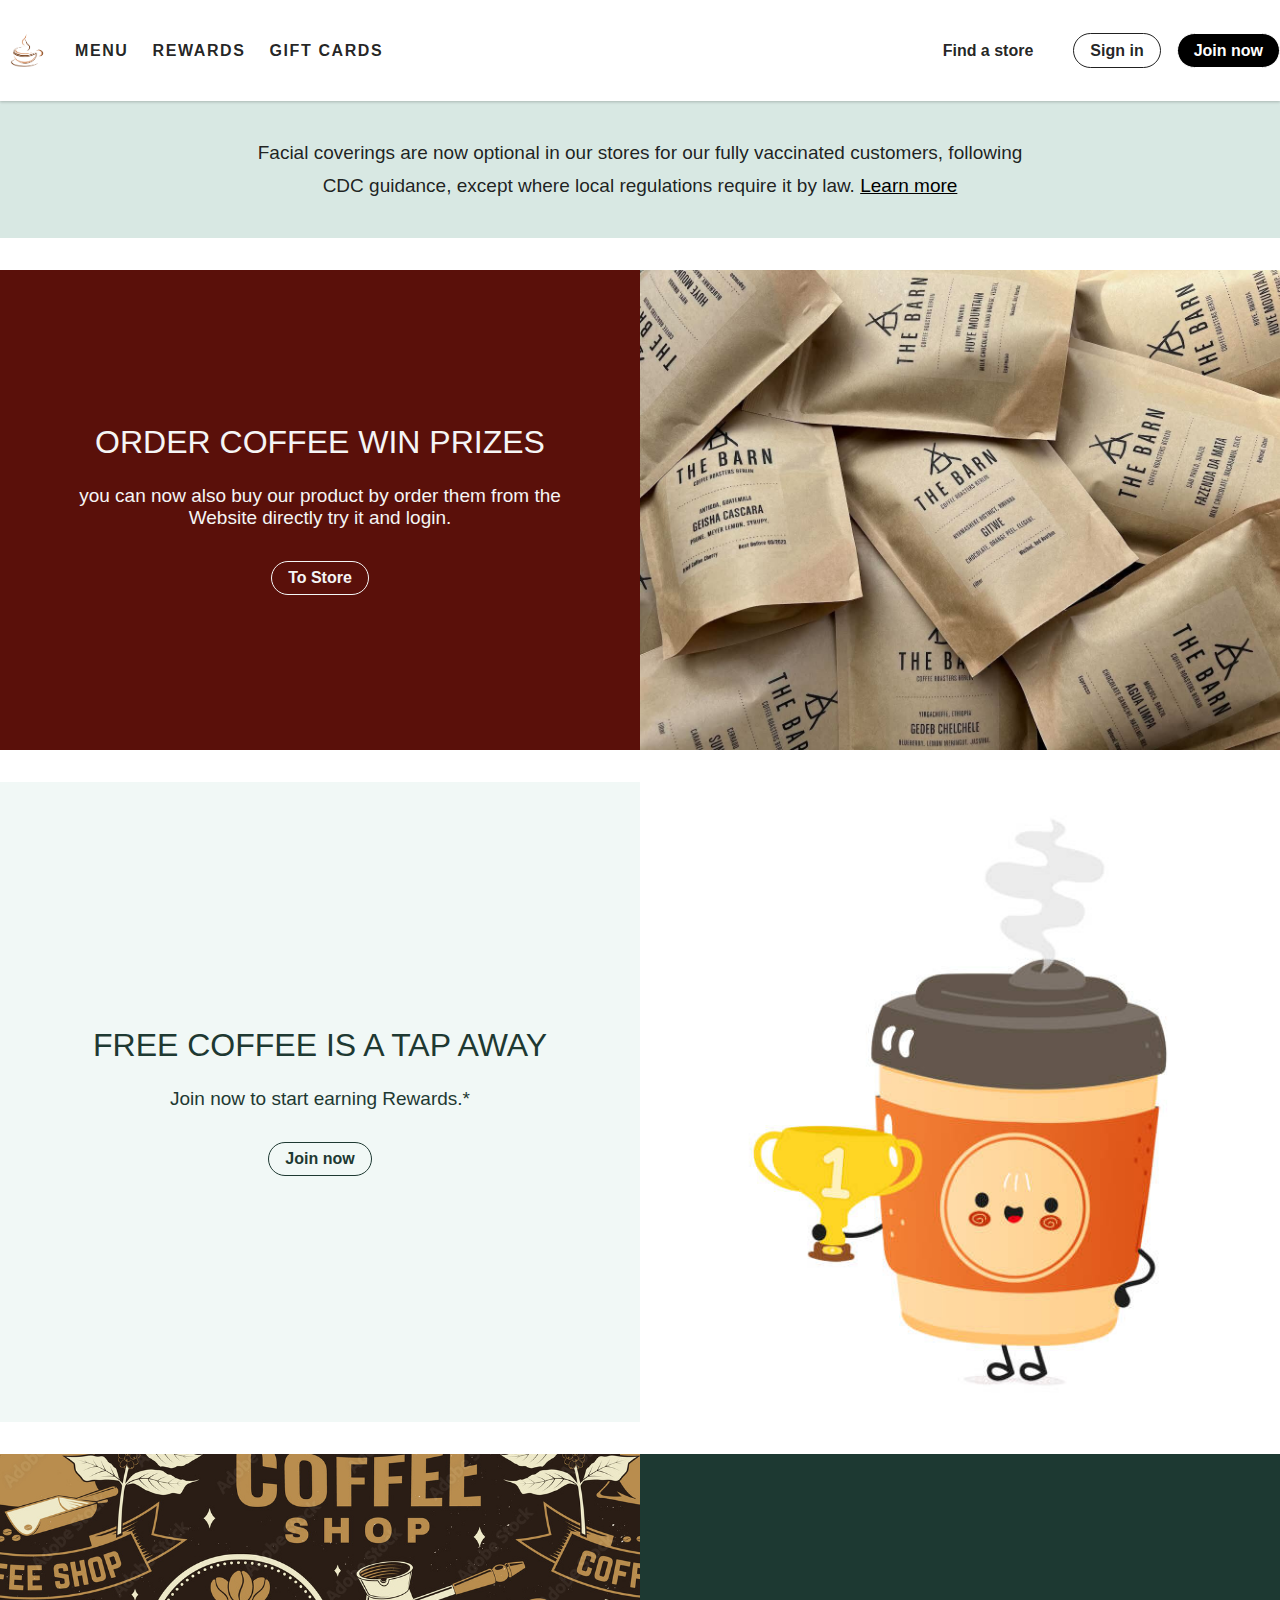
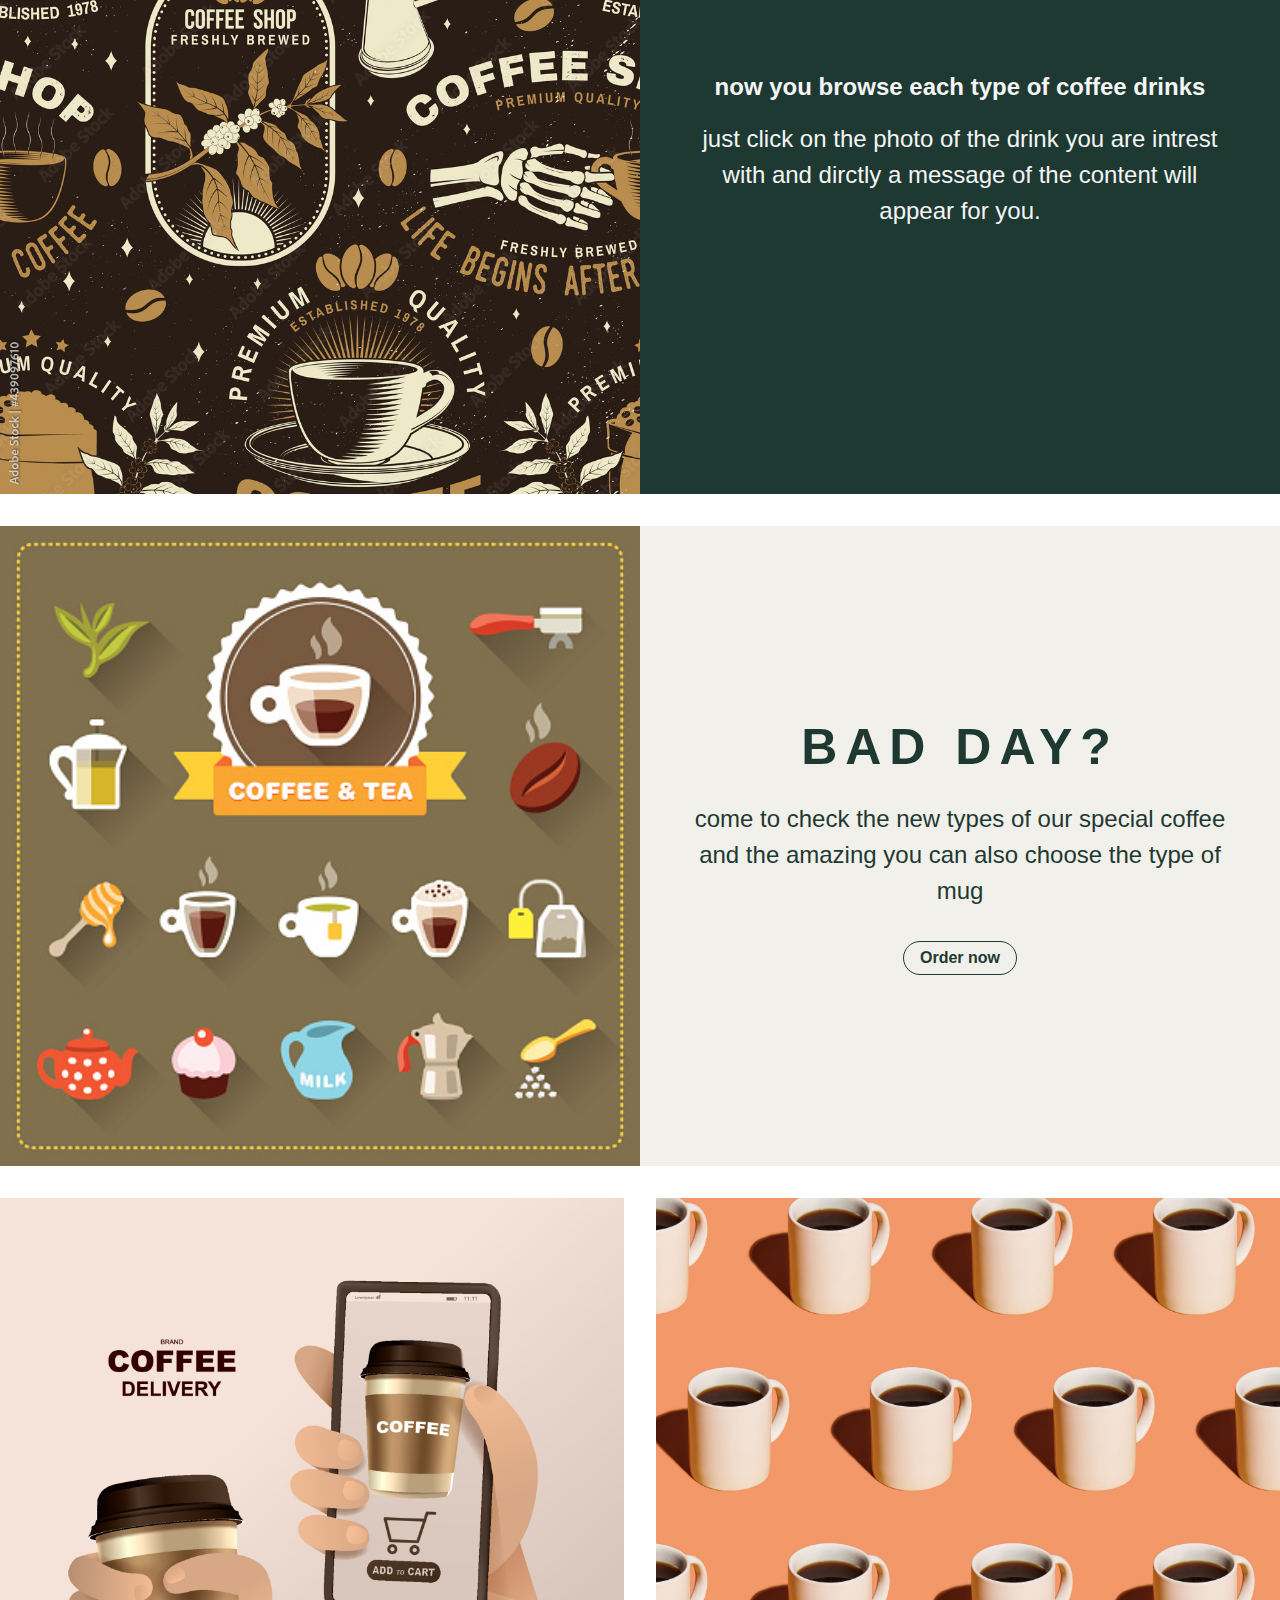
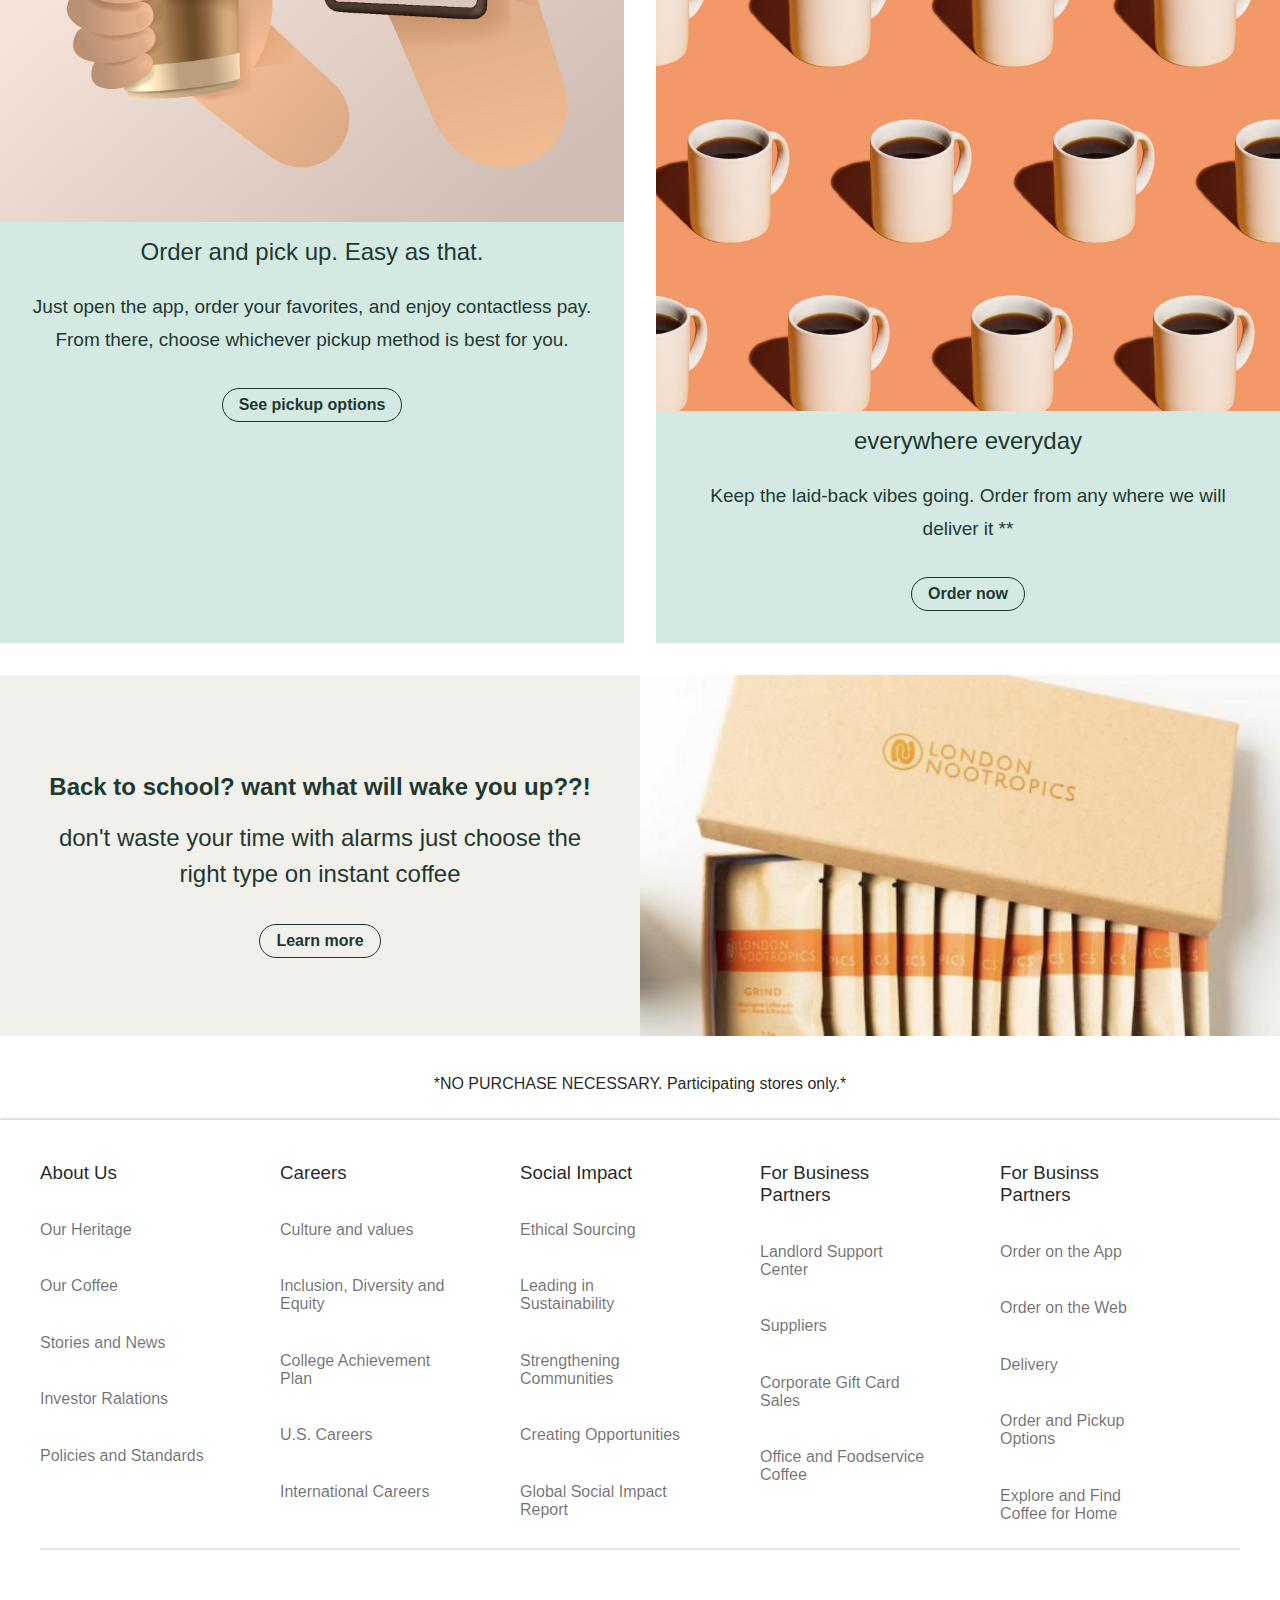
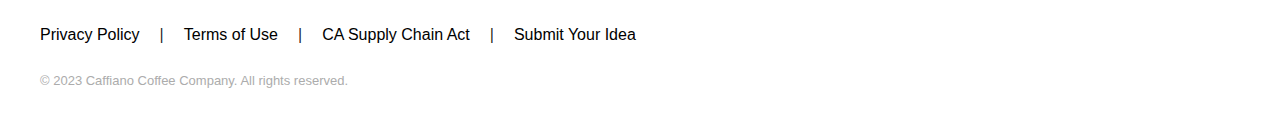
<file: caffiano coffee/Home.html>
<!DOCTYPE html>
<html lang="en">
    <head>
        <meta charset="UTF-8">
        <meta name="viewport" content="width=device-width, initial-scale=1" />
        <meta name="description" content="caffiano coffee "/>
        <title>Caffiano Coffee</title>
        <link rel="stylesheet" href="https://use.fontawesome.com/releases/v5.15.3/css/all.css" integrity="sha384-SZXxX4whJ79/gErwcOYf+zWLeJdY/qpuqC4cAa9rOGUstPomtqpuNWT9wdPEn2fk" crossorigin="anonymous">
        <link rel="stylesheet" href="./packages/css/style.css"> 
        <link rel="stylesheet" href="./packages/css/main.css">
    </head>
    <body>
        <header>
            <div class="header-container">
                <div class="left-nav">
                    <div class="logo">
                        <img src="logo.png" alt="">
                    </div>
                    <nav>
                        <ul>
                            <li>Menu</li>
                            <li>Rewards</li>
                            <li>Gift Cards</li>
                        </ul>
                    </nav>
                </div>
                <div class="right-nav">
                    <div class="find-store">
                        <i class="fas fa-map-marker-alt"></i>
                        <span>Find a store</span>
                    </div>
                    <div class="sign-in">
                        Sign in
                    </div>
                    <div class="join-now">
                        Join now
                    </div>
                </div>
            </div>
        </header>
        <main>
            <div class="main-container">
                <section class="announcements">
                    <span>
                        Facial coverings are now optional in our stores for our fully vaccinated customers, following CDC guidance, except where local regulations require it by law.
                        <a href="#">Learn more</a>
                    </span>
                </section>
                <section class="rewards left-right-section" id="promo1-text">
                    <div class="text" id="promo1">
                        <h1>ORDER COFFEE WIN PRIZES</h1>
                        <h3>you can now also buy our product by order them from the Website directly try it and login.</h3>
                        <div class="cta" id="promo1-btn">
                            To Store
                        </div>
                    </div>
                    <div class="image" id="promo1-img">
                        <img src="prod.jpg" >
                    </div>
                </section>
                <section class="rewards left-right-section">
                    <div class="text">
                        <h1>FREE COFFEE IS A TAP AWAY</h1>
                        <h3>Join now to start earning Rewards.*</h3>
                        <div class="cta">
                            Join now
                        </div>
                    </div>
                    <div class="image">
                        <img src="win.jpg" >
                    </div>
                </section>
                <section class="chill left-right-section">
                    <div class="image">
                        <img src="details.jpg" >
                    </div>
                    <div class="text" id="poster1">
                        <h2>now you browse each type of coffee drinks</h2>
                        <h3>just click on the photo of the drink you are intrest with and dirctly a message of the content will appear for you.</h3>
                        <div class="cta">
                            Learn more
                        </div>
                    </div>
                </section>
                <section class="chill left-right-section">
                    <div class="image">
                        <img src="coffee.jpg" >
                    </div>
                    <div class="text">
                        <h1>BAD DAY?</h1>
                        <h3>come to check the new types of our special coffee and the amazing you can also choose the type of mug</h3>
                        <div class="cta">
                            Order now
                        </div>
                    </div>
                </section>
                <section>
                    <div class="top-bottom-section">
                        <div class="section-container">
                            <div class="image">
                                <img src="addCart.jpg" >
                            </div>
                            <div class="text">
                                <h1>Order and pick up. Easy as that.</h1>
                                <h3>Just open the app, order your favorites, and enjoy contactless pay. From there, choose whichever pickup method is best for you.</h3>
                                <div class="cta-container">
                                    <div class="cta">
                                        See pickup options
                                    </div>
                                </div>
                            </div>
                        </div>
                    </div>
                    <div class="top-bottom-section">
                        <div class="section-container">
                            <div class="image">
                                <img src="prd1.jpg" >
                            </div>
                            <div class="text">
                                <h1>everywhere everyday</h1>
                                <h3>Keep the laid-back vibes going. Order from any where we will deliver it **</h3>
                                <div class="cta-container">
                                    <div class="cta">
                                        Order now
                                    </div>
                                </div>
                            </div>
                        </div>
                    </div>
                </section>
                <section class="chill left-right-section">
                    <div class="text">
                        <h2>Back to school? want what will wake you up??!</h2>
                        <h3>don't waste your time with alarms just choose the right type on instant coffee</h3>
                        <div class="cta">
                            Learn more
                        </div>
                    </div>
                    <div class="image">
                        <img src="instant.png" >
                    </div>
                </section>
                <section class="des">
                    <div class="small-des">
                        <p>*NO PURCHASE NECESSARY. Participating stores only.*</p>
                        
                    </div>
                </section>
            </div>
        </main>
        <footer>
            <div class="footer-container">
                <div class="links-container">
                    <h3>About Us</h3>
                    <ul>
                        <li>Our Heritage</li>
                        <li>Our Coffee</li>
                        <li>Stories and News</li>
                        <li>Investor Ralations</li>
                        <li>Policies and Standards</li>
                    </ul>
                </div>
                <div class="links-container">
                    <h3>Careers</h3>
                    <ul>
                        <li>Culture and values</li>
                        <li>Inclusion, Diversity and Equity</li>
                        <li>College Achievement Plan</li>
                        <li>U.S. Careers</li>
                        <li>International Careers</li>
                    </ul>
                </div>
                <div class="links-container">
                    <h3>Social Impact</h1>
                    <ul>
                        <li>Ethical Sourcing</li>
                        <li>Leading in Sustainability</li>
                        <li>Strengthening Communities</li>
                        <li>Creating Opportunities</li>
                        <li>Global Social Impact Report</li>
                    </ul>
                </div>
                    
                <div class="links-container">
                    <h3>For Business Partners</h3>
                    <ul>
                        <li>Landlord Support Center</li>
                        <li>Suppliers</li>
                        <li>Corporate Gift Card Sales</li>
                        <li>Office and Foodservice Coffee</li>
                    </ul>
                </div>
                    
                    <div class="links-container">
                    <h3>For Businss Partners</h3>
                    <ul>
                    <li>Order on the App</li>
                    <li>Order on the Web</li>
                    <li>Delivery</li>
                    <li>Order and Pickup Options</li>
                    <li>Explore and Find Coffee for Home</li>
                    </ul>
                    </div>
            </div>
            <div class="footer-below">
                <div class="social">
                    <i class="social-icon fab fa-spotify"></i>
                    <i class="social-icon fab fa-facebook"></i>
                    <i class="social-icon fab fa-pinterest"></i>
                    <i class="social-icon fab fa-instagram"></i>
                    <i class="social-icon fab fa-youtube"></i>
                    <i class="social-icon fab fa-twitter"></i>
                </div>
                <div class="policy">
                    <a class="po" href="#">Privacy Policy</a>
                    <p class="po">|</p>
                    <a class="po" href="#">Terms of Use</a>
                    <p class="po">|</p>
                    <a class="po" href="#">CA Supply Chain Act </a>
                    <p class="po">|</p>
                    <a class="po" href="#">Submit Your Idea </a>
                </div>
                <div class="final">
                    <p>© 2023 Caffiano Coffee Company. All rights reserved.</p>
                </div>
                
            </div>
        </footer>
    </body>
</html>
</file>
<file: caffiano coffee/packages/css/style.css>
* {
  box-sizing: border-box;
}

body {
  margin: 0;
  font-family: "Helvetica", "Arial", sans-serif;
  font-weight: 400;
  color: rgba(0, 0, 0, 0.87);
}

a {
  color: black;
}

header {
  height: 101px;
  z-index: 10;
  position: relative;
  box-shadow: 0 1px 3px rgb(0 0 0 / 10%), 0 2px 2px rgb(0 0 0 / 6%),
    0 0 2px rgb(0 0 0 / 7%);
}

.header-container {
  max-width: 1440px;
  margin: 0 auto;
  height: 100%;
  display: flex;
  justify-content: space-between;
}

.logo {
  height: 51px;
  width: 51px;
  cursor: pointer;
}

.logo img {
  height: 100%;
}

.left-nav {
  display: flex;
  height: 100%;
  align-items: center;
}

.left-nav nav ul {
  list-style-type: none;
  margin: 0;
  padding: 0;
  display: flex;
}

.left-nav nav ul li {
  text-transform: uppercase;
  padding-left: 24px;
  font-weight: 700;
  letter-spacing: 0.1em;
  cursor: pointer;
}

.left-nav nav ul li:hover {
  color: #008248;
}

.right-nav {
  display: flex;
  align-items: center;
}

.find-store {
  display: flex;
  align-items: center;
  margin-right: 40px;
  font-weight: 600;
  display: flex;
  align-items: center;
  cursor: pointer;
}

.find-store i {
  padding-right: 8px;
  font-size: 24px;
  cursor: pointer;
}

.find-store:hover {
  color: #008248;
}

.sign-in,
.join-now {
  padding: 7px 16px;
  border: 1px solid;
  border-radius: 50px;
  font-weight: 600;
  line-height: 1.2;
  cursor: pointer;
}

.sign-in {
  margin-right: 16px;
}

.sign-in:hover {
  background-color: rgba(0, 0, 0, 0.06);
  transition: all 0.2s ease;
}

.join-now {
  background-color: black;
  color: white;
  transition: all 0.2s ease;
}

.join-now:hover {
  background-color: rgba(0, 0, 0, 0.7);
  border-color: rgba(0, 0, 0, 0.7);
}
</file>
<file: caffiano coffee/packages/css/main.css>
.main-container {
  max-width: 1440px;
  margin: 0 auto;
}

.announcements {
  margin-bottom: 32px;
  display: flex;
  justify-content: center;
  background-color: #d8e8e3;
}

.announcements span {
  padding-top: 2.2rem;
  padding-bottom: 2.2rem;
  max-width: 60%;
  text-align: center;
  font-size: 19px;
  line-height: 1.75;
  font-weight: 500;
}

.left-right-section {
  display: flex;
  margin-bottom: 32px;
}

.left-right-section .text {
  width: 50%;
  color: #1e3932;
  padding: 32px 48px;
  display: flex;
  flex-direction: column;
  justify-content: center;
  align-items: center;
  background-color: #f1f8f6;
}

.left-right-section .image {
  width: 50%;
  display: flex;
}

.left-right-section .image img {
  width: 100%;
}

#promo1-img {
  width: 50%;
}

#promo1 {
  background-color: #5a100a;
  color: whitesmoke;
}

#promo1-btn {
  color: whitesmoke;
}

.text h1,
.text h3 {
  margin: 0;
  font-weight: 400;
}

.text h1 {
  margin-bottom: 24px;
  text-align: center;
}

.text h3 {
  margin-bottom: 32px;
  font-size: 19px;
  text-align: center;
}

.text .cta {
  padding: 7px 16px;
  border: 1px solid;
  border-radius: 50px;
  color: #1e3932;
  font-weight: 600;
  cursor: pointer;
  transition: all 0.2s ease;
}

#poster1 {
  background-color: #1d3932;
  color: whitesmoke;
}

.text .cta:hover {
  padding: 7px 32px;
  background-color: rgba(30, 57, 50, 0.1);
}

.chill .text {
  background-color: #f2f0eb;
}

.chill .text h1 {
  font-weight: 700;
  line-height: 1.2;
  font-size: 50px;
  letter-spacing: 8px;
}

.chill .text h3 {
  font-size: 24px;
  line-height: 1.5;
}

section {
  display: flex;
}

.top-bottom-section {
  width: 50%;
}

.section-container {
  display: flex;
  flex-direction: column;
}

.top-bottom-section .image {
  width: 100%;
}

.top-bottom-section .image img {
  width: 100%;
}

.top-bottom-section .text {
  display: flex;
  flex-direction: column;
}

.cta-container {
  display: flex;
  align-items: center;
  justify-content: center;
}

.top-bottom-section:first-child .section-container {
  margin-right: 16px;
}

.top-bottom-section:last-child .section-container {
  margin-left: 16px;
}

.top-bottom-section .image {
  display: flex;
}

.top-bottom-section .text {
  background-color: #d4e9e2;
  padding-left: 24px;
  padding-right: 24px;
  padding-bottom: 32px;
  padding-top: 16px;
  color: #1e3932;
  flex-grow: 1;
  font-size: 16px;
}

.top-bottom-section .text h1 {
  font-size: 24px;
  font-weight: 400;
  margin-bottom: 24px;
}

.top-bottom-section .text h3 {
  font-size: 19px;
  line-height: 1.75;
}

.top-bottom-section {
  display: flex;
  margin-bottom: 32px;
}
.des {
  display: flex;
  justify-content: center;
  margin-bottom: 20px;
}

.small-des {
  display: flex;
  line-height: 0;
  flex-direction: column;
  justify-content: center;
  align-items: center;
  text-align: justify;
}

/* -------------footer------------ */

footer {
  padding: 24px 0;
  box-shadow: 0 -1px 3px rgb(0 0 0 / 10%), 0 -2px 2px rgb(0 0 0 / 6%),
    0 0 2px rgb(0 0 0 / 7%);
}

.footer-container {
  padding: 0 40px;
  display: flex;
  max-width: 1440px;
  margin: 0 auto;
  justify-content: center;
}

.footer-container ul {
  list-style-type: none;
  margin: 0;
  padding: 0;
}

.footer-container ul li {
  color: rgba(0, 0, 0, 0.56);
  padding-top: 0.8rem;
  padding-bottom: 0.8rem;
  margin-bottom: 0.8rem;
  cursor: pointer;
}

.footer-container ul li:hover {
  color: rgba(0, 0, 0, 0.87);
}

.links-container {
  width: 190px;
  margin-right: 70px;
}

footer h3 {
  font-weight: 400;
  margin-bottom: 24px;
}

.footer-below {
  margin-left: 40px;
  margin-right: 40px;
  border-top: 2px solid rgba(0, 0, 0, 0.1);
}

.social {
  display: flex;
  align-items: center;
}

.social-icon {
  font-size: 30px;
  margin-top: 40px;
  margin-right: 20px;
}

.policy {
  margin-top: 20px;
  display: flex;
  align-items: center;
}

.po {
  margin-right: 20px;
  text-decoration: none;
}

.policy a:hover {
  text-decoration: underline;
}

.final {
  font-size: small;
  color: #acacac;
}
</file>
